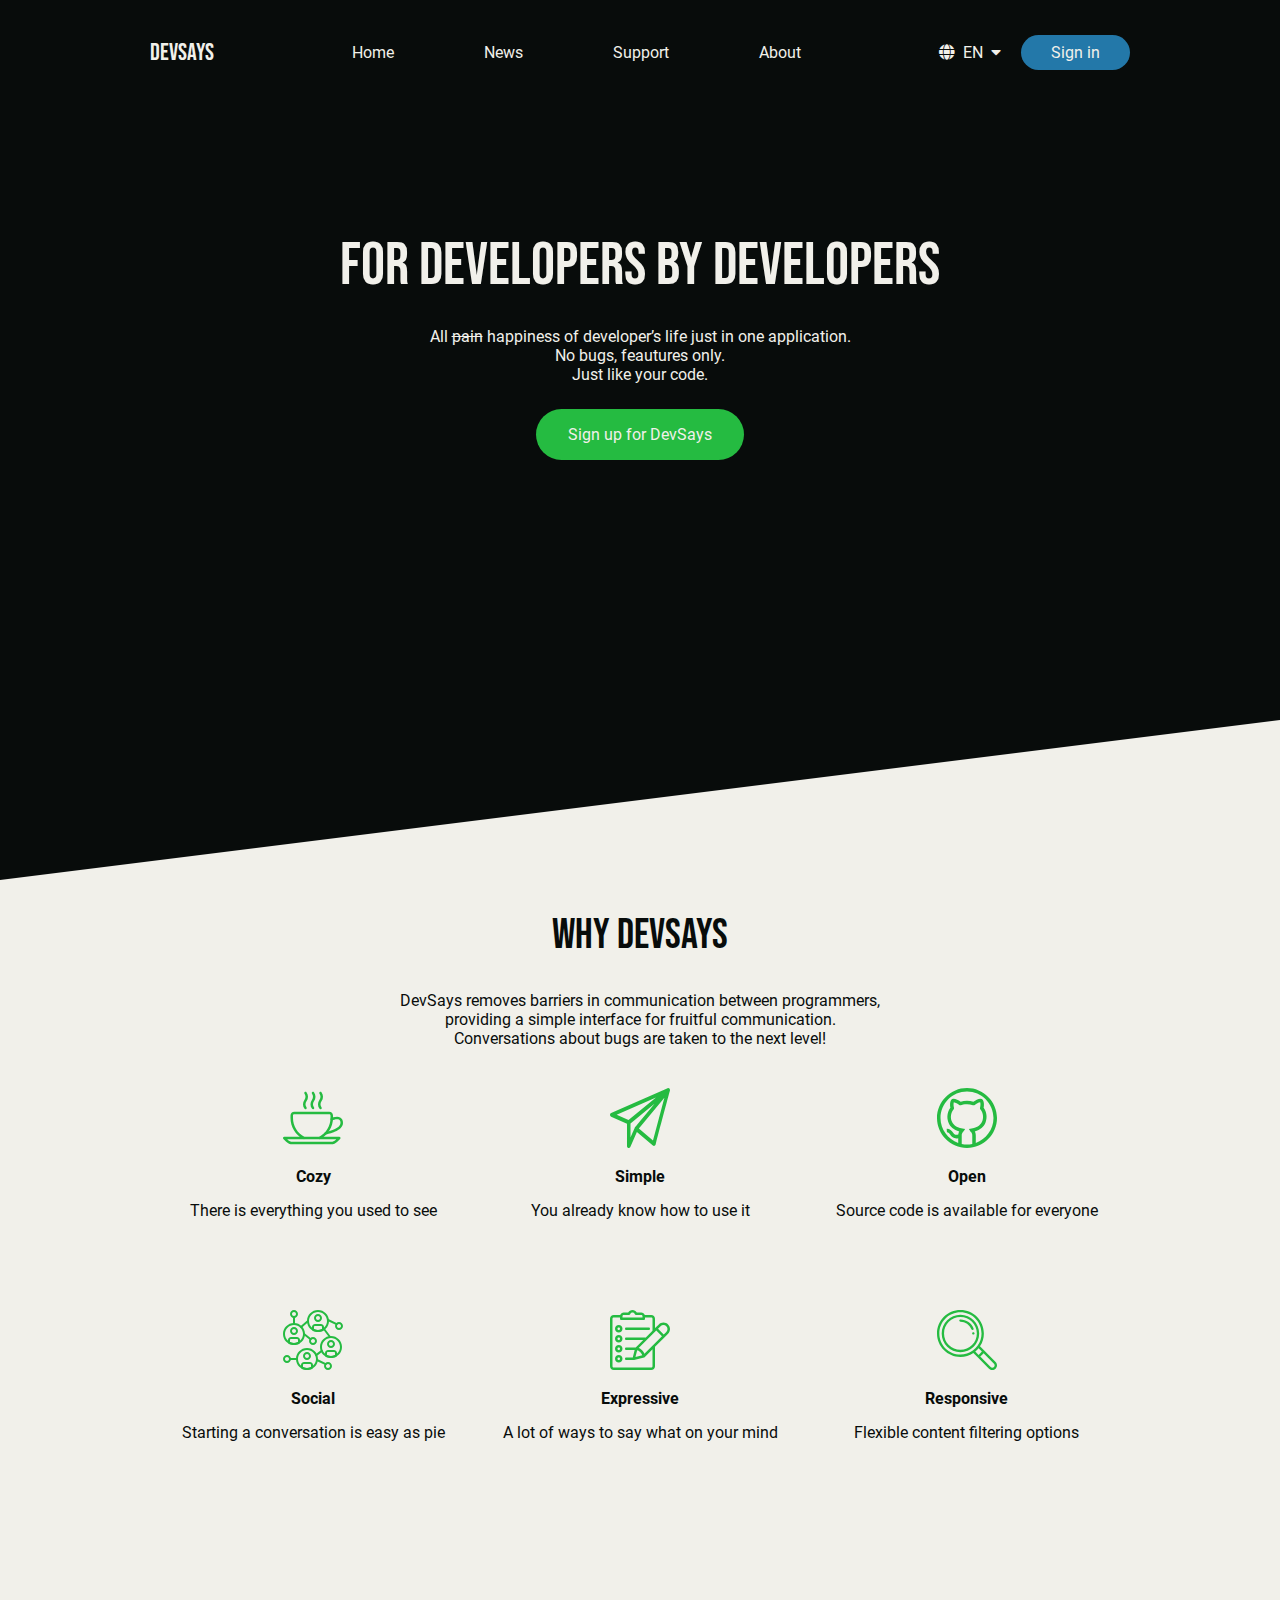
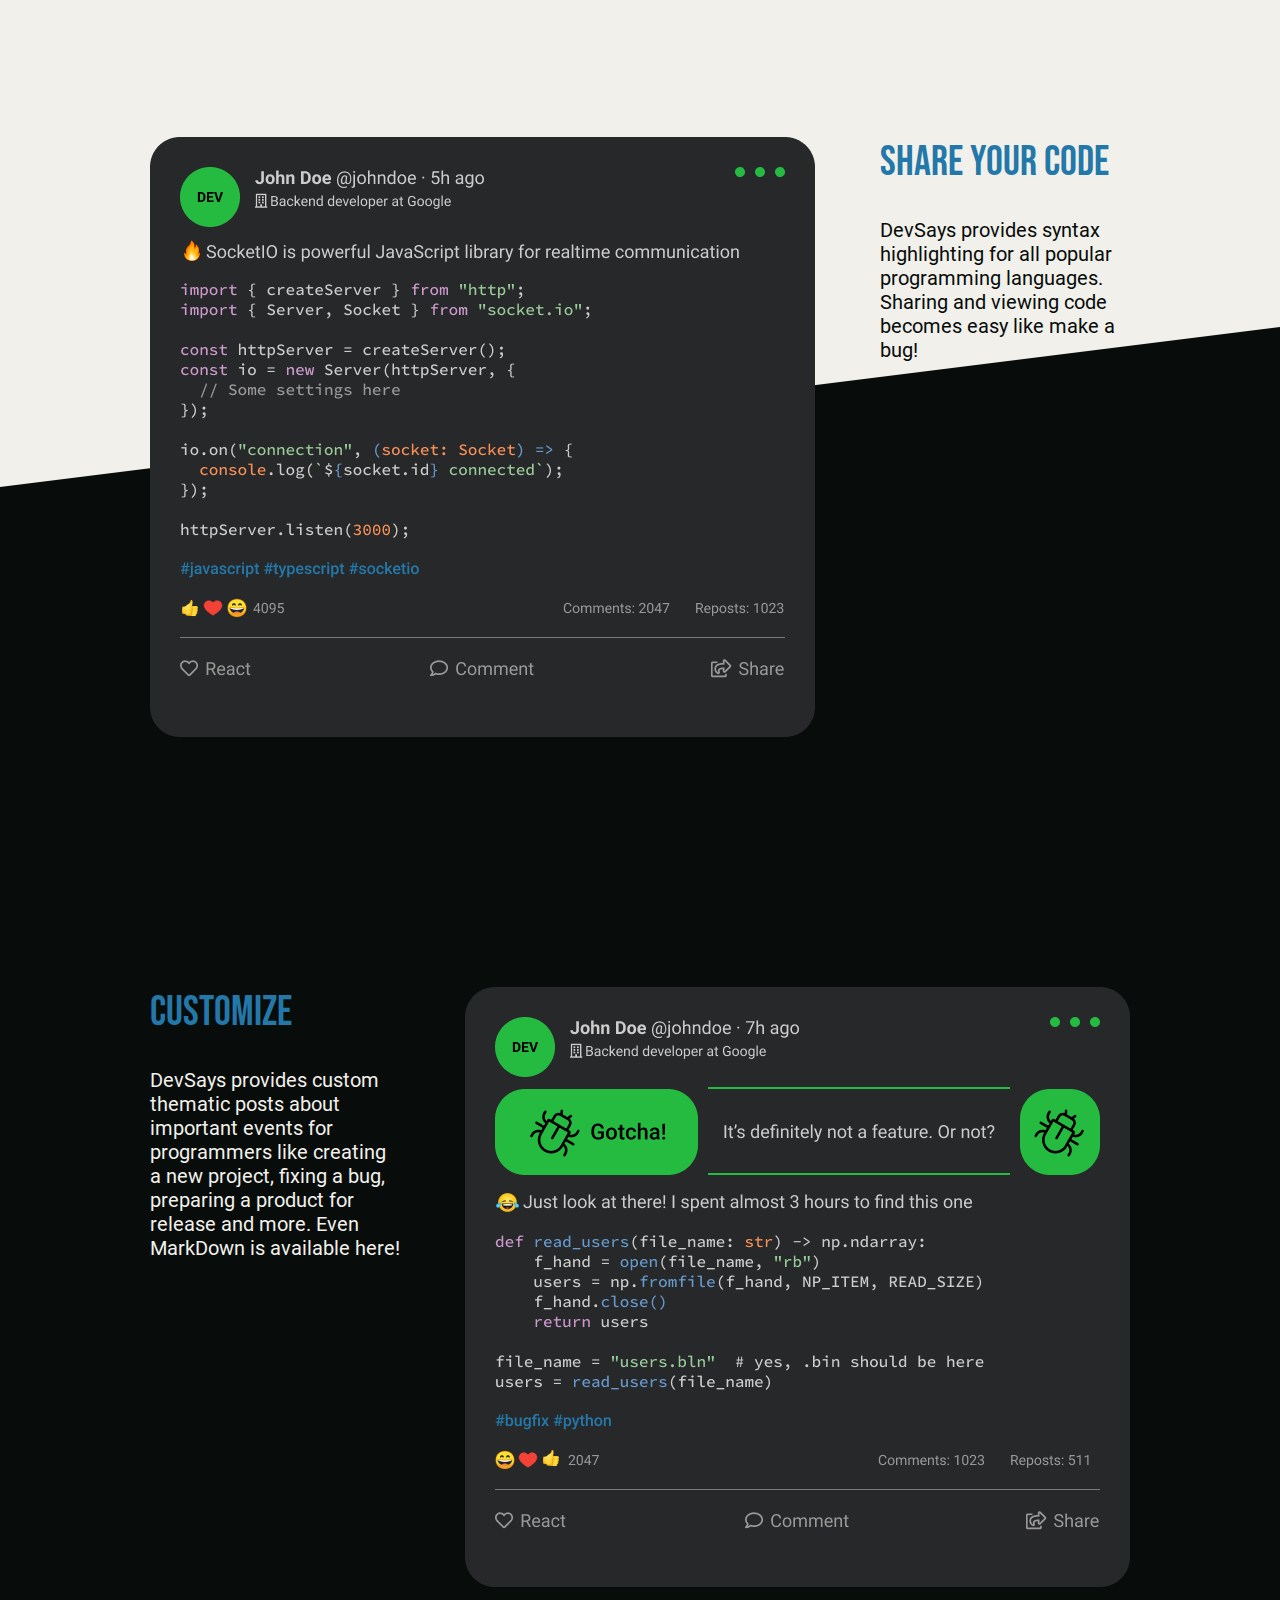
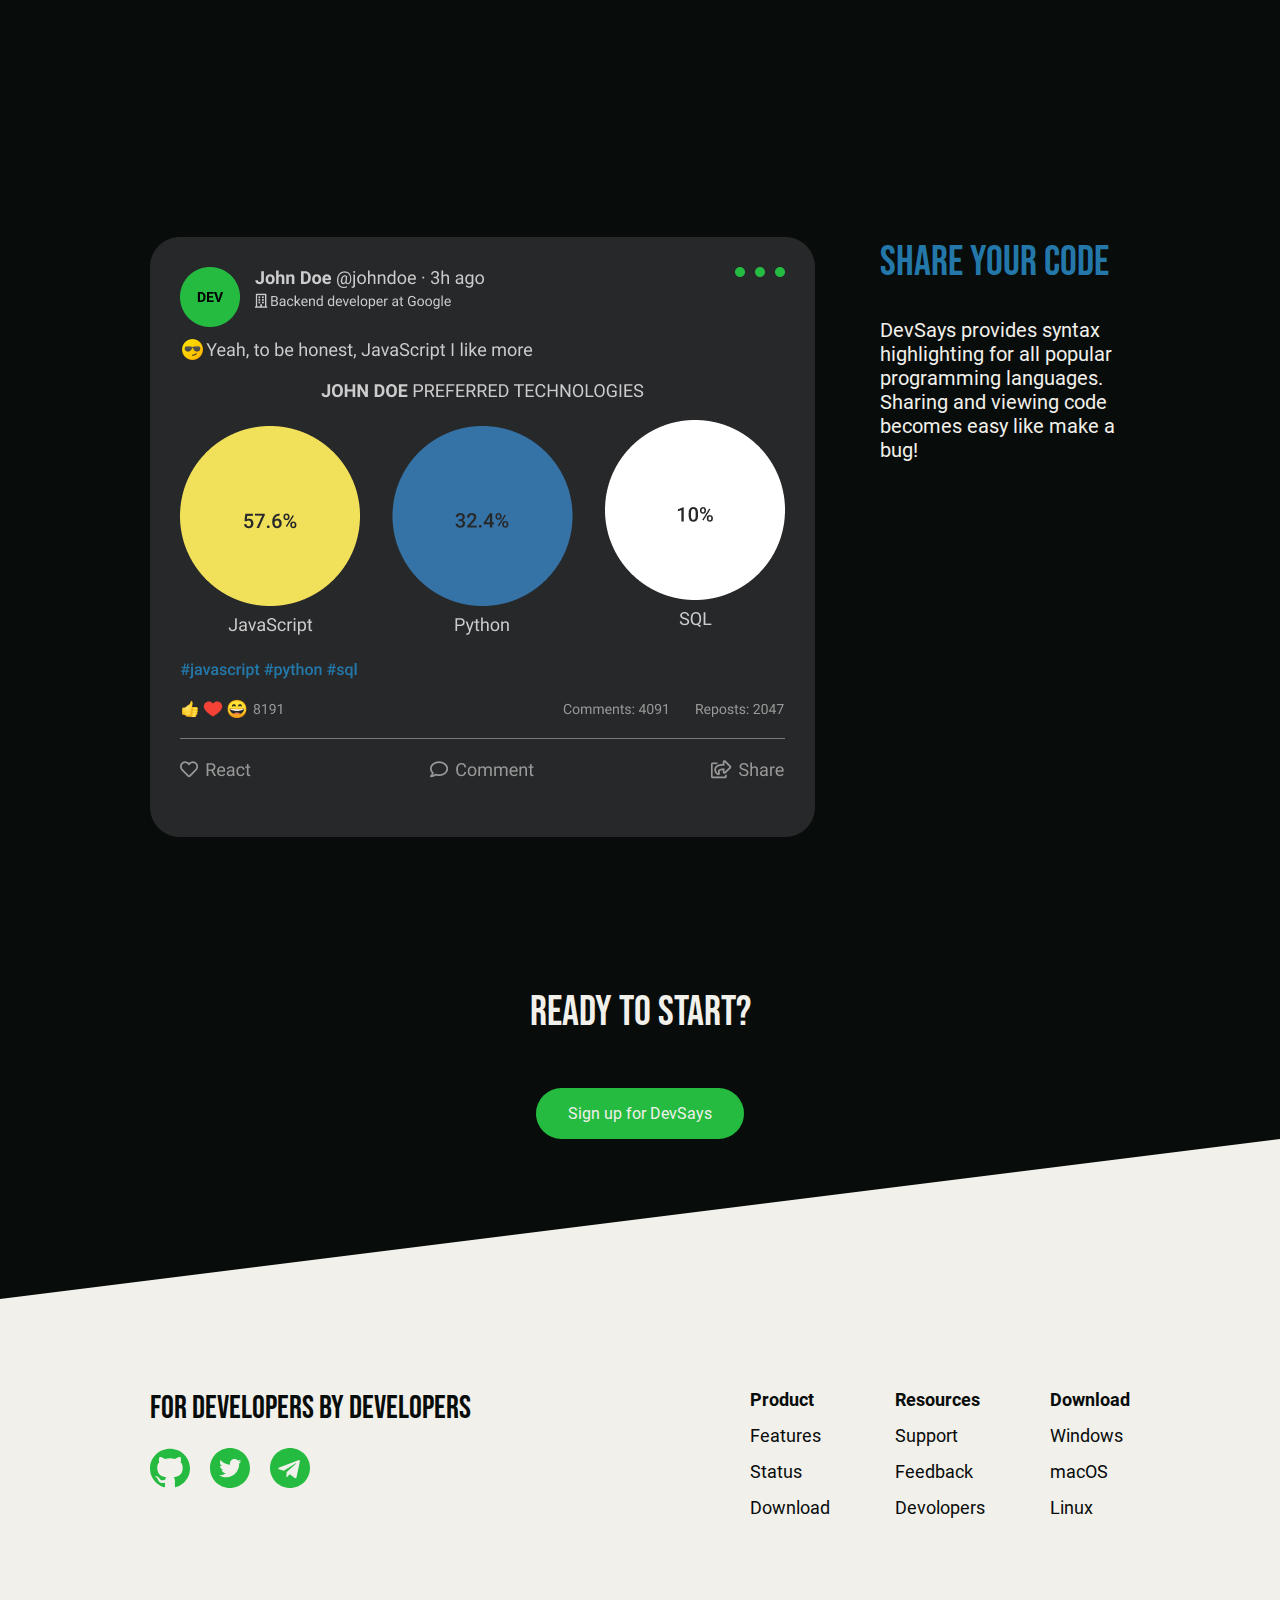
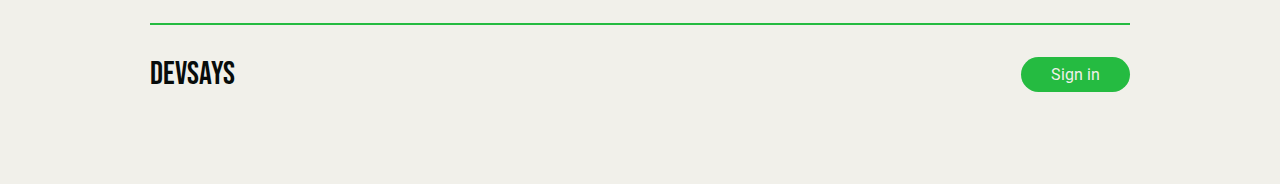
<file: index.html>
<!doctype html>
<html lang="en">
  <head>
    <meta charset="utf-8" />
    <meta name="viewport" content="width=device-width, initial-scale=1.0"/>
    <meta http-equiv="X-UA-Compatible" content="IE=edge"/>
    <link rel="stylesheet" href="css/main.css">
    <title>DevSays</title>
  </head>
  <body>
    <header class="header section-black">
      <h1 class="header__logo"><a href="index.html">DevSays</a></h1>
      <nav class="header__menu">
        <ul class="menu">
          <li class="menu__item"><a class="menu__link" href="index.html">Home</a></li>
          <li class="menu__item"><a class="menu__link" href="container.html">News</a></li>
          <li class="menu__item"><a class="menu__link" href="#">Support</a></li>
          <li class="menu__item"><a class="menu__link" href="#">About</a></li>
        </ul>
      </nav>
      <div class="header__extra">
        <div class="header__lang">
          <span class="fas"></span>&nbsp;
          <span class="lang">EN</span>&nbsp;
          <span class="fas"></span>
        </div>
        <button class="btn-sm btn-blue">Sign in</button>
        <img class="header__burger" src="img/svg/burger.svg" alt="Menu button" />
      </div>
    </header>
    <section class="intro section-black">
      <h2 class="intro__title">For developers by developers</h2>
      <p class="intro__text">
        All <span class="cross-out-font">pain</span> happiness of developer’s life 
        just in one application.<br/>No bugs, feautures only.<br/>
        Just like your code.
      </p>
      <button class="btn-lg btn-green">Sign up for DevSays</button>
    </section>
    <section class="why section-white">
      <div class="why__heading">
        <h3 class="why__title">Why DevSays</h3>
        <p class="why__text">
          DevSays removes barriers in communication between programmers,<br/>
          providing a simple interface for fruitful communication.<br/>
          Conversations about bugs are taken to the next level!
        </p>
      </div>
      <div class="reasons">
        <ul class="reasons__list">
          <li class="reasons__item">
            <img src="img/svg/cozy.svg" alt="Cozy" class="reasons__img">
            <p class="reasons__title">Cozy</p>
            <p class="reasons__text">There is everything you used to see</p>
          </li>
          <li class="reasons__item">
            <img src="img/svg/simple.svg" alt="Simple" class="reasons__img">
            <p class="reasons__title">Simple</p>
            <p class="reasons__text">You already know how to use it</p>
          </li>
          <li class="reasons__item">
            <img src="img/svg/open.svg" alt="Open" class="reasons__img">
            <p class="reasons__title">Open</p>
            <p class="reasons__text">Source code is available for everyone</p>
          </li>
          <li class="reasons__item">
            <img src="img/svg/social.svg" alt="Social" class="reasons__img">
            <p class="reasons__title">Social</p>
            <p class="reasons__text">Starting a conversation is easy as pie</p>
          </li>
          <li class="reasons__item">
            <img src="img/svg/expressive.svg" alt="Expressive" class="reasons__img">
            <p class="reasons__title">Expressive</p>
            <p class="reasons__text">A lot of ways to say what on your mind</p>
          </li>
          <li class="reasons__item">
            <img src="img/svg/responsive.svg" alt="Responsive" class="reasons__img">
            <p class="reasons__title">Responsive</p>
            <p class="reasons__text">Flexible content filtering options</p>
          </li>
        </ul>
      </div>
    </section>
    <section class="examples section-black oblique-top oblique-down">
      <div class="examples__item">
        <img src="img/code-example.png" alt="Code Example" class="examples__img">
        <div class="examples__content">
          <h3 class="examples__title heading-font">Share your code</h3>
          <p class="examples__text">
            DevSays provides syntax highlighting for all popular programming 
            languages. Sharing and viewing code becomes easy like make a bug!
          </p>
        </div>
      </div>
        <div class="examples__item">
          <img src="img/custom-post.png" alt="Custom Post" class="examples__img">
          <div class="examples__content">
            <h3 class="examples__title heading-font">Customize</h3>
            <p class="examples__text">
              DevSays provides custom thematic posts about important events for programmers 
              like creating a new project, fixing a bug, preparing a product for release and more.
              Even MarkDown is available here!
            </p>
          </div>
        </div>
        <div class="examples__item">
          <img src="img/statistic.png" alt="Statistic" class="examples__img">
          <div class="examples__content">
            <h3 class="examples__title heading-font">Share your code</h3>
            <p class="examples__text">
              DevSays provides syntax highlighting for all popular programming 
              languages. Sharing and viewing code becomes easy like make a bug!
            </p>
          </div>
      </div>
      <div class="promotion">
        <p class="promotion__title heading-font">Ready to start?</p>
        <button class="btn-lg btn-green">Sign up for DevSays</button>
      </div>
    </section>
    <footer class="footer section-white">
      <div class="footer__top">
        <div class="footer__left">
           <h3 class="footer__title pre-heading-font">For developers by developers</h3>
          <div class="socials">
            <img src="img/svg/github.svg" alt="GitHub" class="socials__item">
            <img src="img/svg/twitter.svg" alt="Twitter" class="socials__item">
            <img src="img/svg/telegram.svg" alt="Telegram" class="socials__item">
          </div>
        </div>
        <nav class="links">
          <ul class="links__list">
            <li class="links__item"><a href="#" class="links__title">Product</a></li>
            <li class="links__item"><a href="#" class="links__text">Features</a></li>
            <li class="links__item"><a href="#" class="links__text">Status</a></li>
            <li class="links__item"><a href="#" class="links__text">Download</a></li>
          </ul>
          <ul class="links__list">
            <li class="links__item"><a href="#" class="links__title">Resources</a></li>
            <li class="links__item"><a href="#" class="links__text">Support</a></li>
            <li class="links__item"><a href="#" class="links__text">Feedback</a></li>
            <li class="links__item"><a href="#" class="links__text">Devolopers</a></li>
          </ul>
          <ul class="links__list">
            <li class="links__item"><a href="#" class="links__title">Download</a></li>
            <li class="links__item"><a href="#" class="links__text">Windows</a></li>
            <li class="links__item"><a href="#" class="links__text">macOS</a></li>
            <li class="links__item"><a href="#" class="links__text">Linux</a></li>
          </ul>
        </nav>
      </div>
      <div class="footer__divider"></div>
      <div class="footer__bottom">
        <h2 class="footer__logo pre-heading-font">DevSays</h2>
        <button class="btn-sm btn-green">Sign in</button>
      </div>
    </footer>
  </body>
</html>
</file>
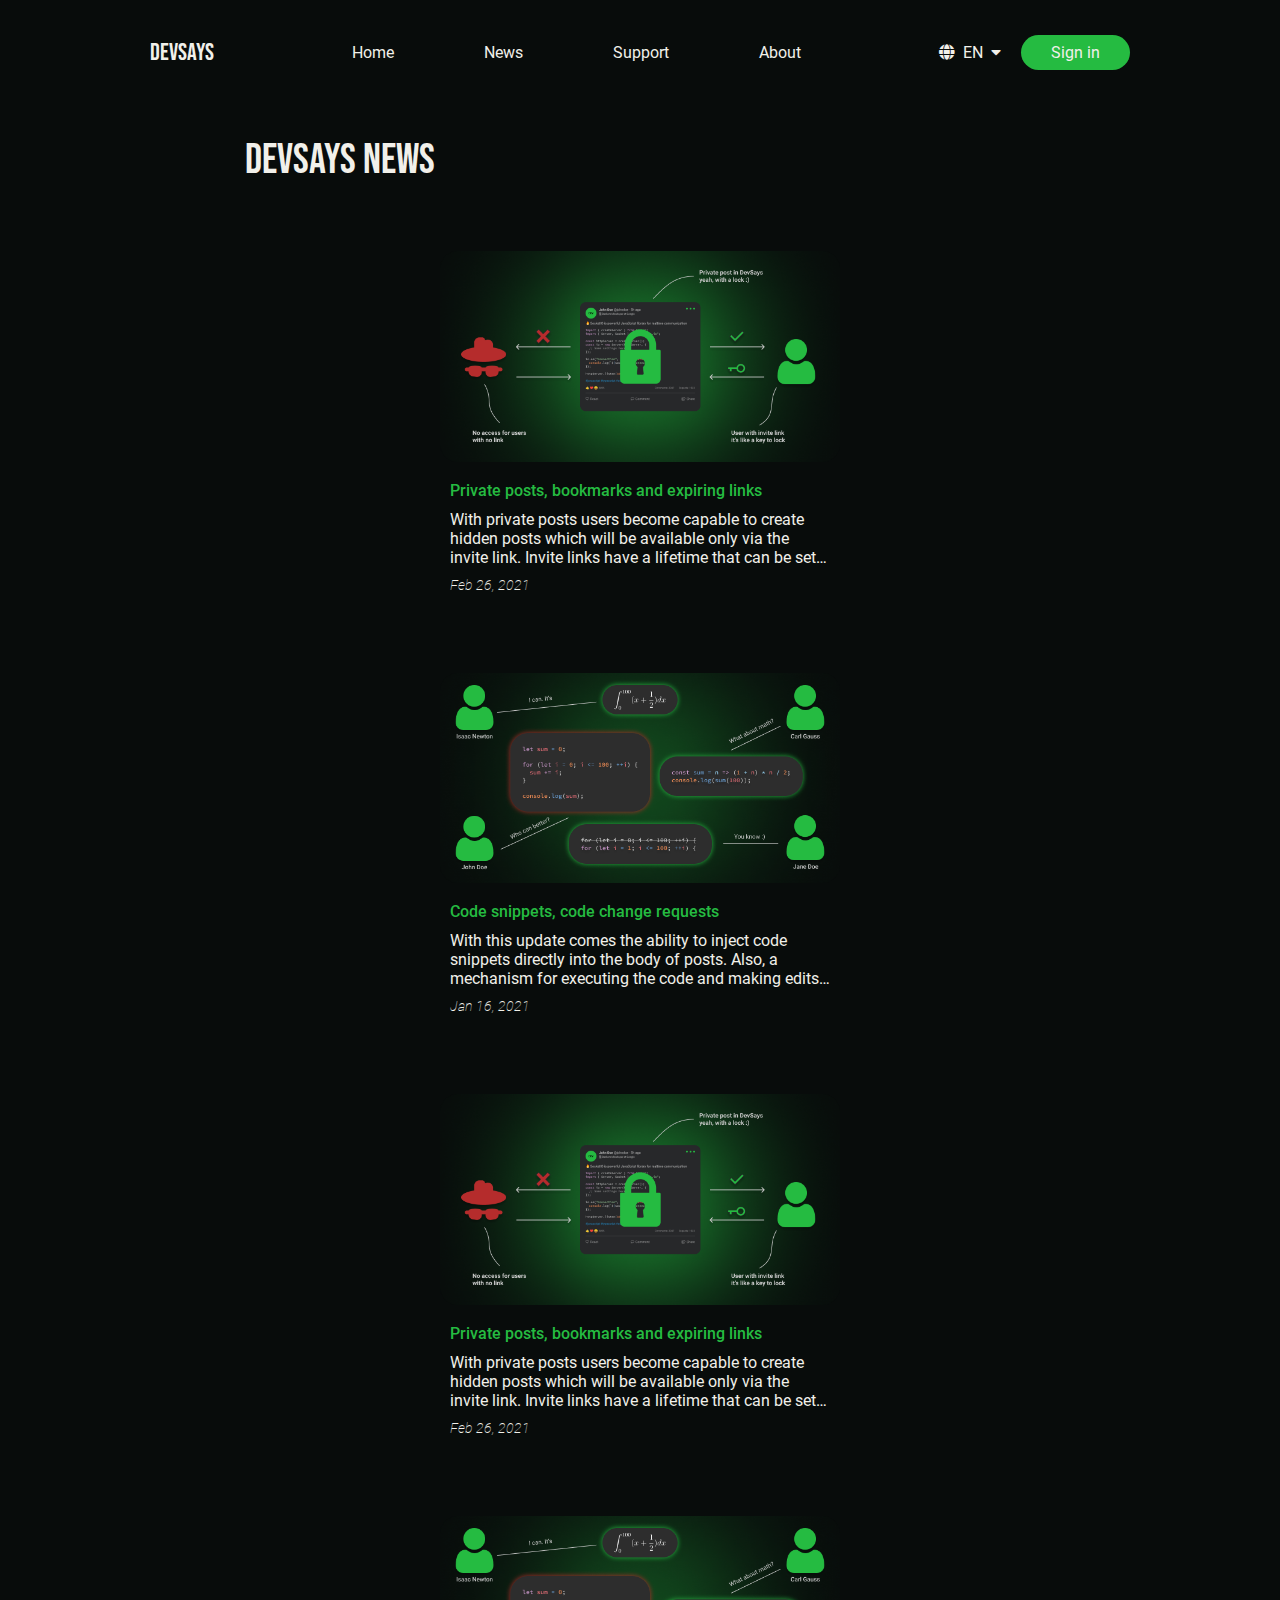
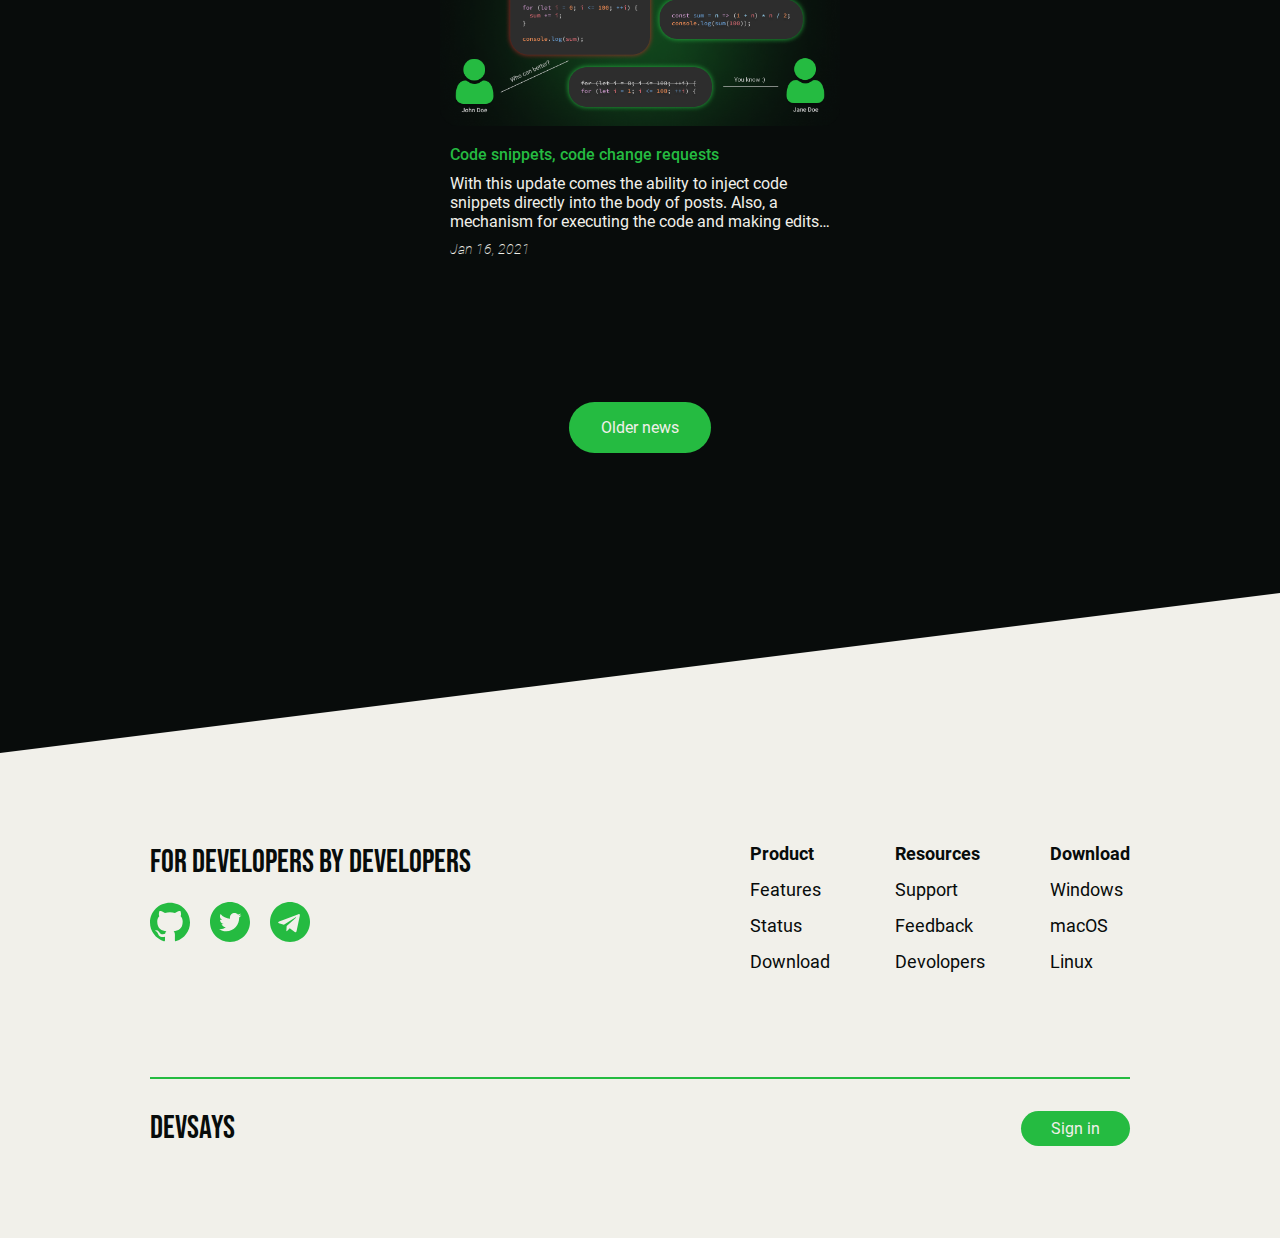
<file: container.html>
<!doctype html>
<html>
  <head>
    <meta charset="utf-8"/>
    <meta name="viewport" content="width=device-width, initial-scale=1.0"/>
    <meta http-equiv="X-UA-Compatible" content="IE=edge"/>
    <link rel="stylesheet" href="css/main.css">
    <title>DevSays - News</title>
  </head>
  <body>
    <header class="header section-black">
      <h1 class="header__logo"><a href="index.html">DevSays</a></h1>
      <nav class="header__menu">
        <ul class="menu">
          <li class="menu__item"><a class="menu__link" href="index.html">Home</a></li>
          <li class="menu__item"><a class="menu__link" href="container.html">News</a></li>
          <li class="menu__item"><a class="menu__link" href="#">Support</a></li>
          <li class="menu__item"><a class="menu__link" href="#">About</a></li>
        </ul>
      </nav>
      <div class="header__extra">
        <div class="header__lang">
          <span class="fas"></span>&nbsp;
          <span class="lang">EN</span>&nbsp;
          <span class="fas"></span>
        </div>
        <button class="btn-sm btn-green">Sign in</button>
        <img class="header__burger" src="img/svg/burger.svg" alt="Menu button" />
      </div>
    </header>
    <section class="news section-black">
      <section class="news__content">
        <h2 class="news__heading heading-font">DevSays news</h2>
        <div class="news__container">
          <div class="news__item">
            <img src="img/news-item-lock.png" alt="Private posts" class="news__img">
            <div class="news__body">
              <h3 class="news__title"><a href="info.html">Private posts, bookmarks and expiring links</a></h3>
              <p class="news__text">
                With private posts users become capable to create hidden 
                posts which will be available only via the invite link. 
                Invite links have a lifetime that can be set by post owner
              </p>
              <p class="news__date">Feb 26, 2021</p>
            </div>
          </div>
          <div class="news__item">
            <img src="img/news-item-share.png" alt="Code snippets" class="news__img">
            <div class="news__body">
              <h3 class="news__title"><a href="#">Code snippets, code change requests</a></h3>
              <p class="news__text">
                With this update comes the ability to inject code snippets directly into the body of posts. 
                Also, a mechanism for executing the code and making edits has been
              </p>
              <p class="news__date">Jan 16, 2021</p>
            </div>
          </div>
          <div class="news__item">
            <img src="img/news-item-lock.png" alt="Posts" class="news__img">
            <div class="news__body">
              <h3 class="news__title"><a href="info.html">Private posts, bookmarks and expiring links</a></h3>
              <p class="news__text">
                With private posts users become capable to create hidden 
                posts which will be available only via the invite link. 
                Invite links have a lifetime that can be set by post owner
              </p>
              <p class="news__date">Feb 26, 2021</p>
            </div>
          </div>
          <div class="news__item">
            <img src="img/news-item-share.png" alt="Code snippets" class="news__img">
            <div class="news__body">
              <h3 class="news__title"><a href="#">Code snippets, code change requests</a></h3>
              <p class="news__text">
                With this update comes the ability to inject code snippets directly into the body of posts. 
                Also, a mechanism for executing the code and making edits has been
              </p>
              <p class="news__date">Jan 16, 2021</p>
            </div>
          </div>
        </div>
      </section>
      <div class="button-wrapper">
        <button class="btn-lg btn-green">Older news</button>
      </div>
    </section>
    <footer class="footer section-white">
      <div class="footer__top">
        <div class="footer__left">
           <h3 class="footer__title pre-heading-font">For developers by developers</h3>
          <div class="socials">
            <img src="img/svg/github.svg" alt="GitHub" class="socials__item">
            <img src="img/svg/twitter.svg" alt="Twitter" class="socials__item">
            <img src="img/svg/telegram.svg" alt="Telegram" class="socials__item">
          </div>
        </div>
        <div class="links">
          <ul class="links__list">
            <li class="links__item"><a href="#" class="links__title">Product</a></li>
            <li class="links__item"><a href="#" class="links__text">Features</a></li>
            <li class="links__item"><a href="#" class="links__text">Status</a></li>
            <li class="links__item"><a href="#" class="links__text">Download</a></li>
          </ul>
          <ul class="links__list">
            <li class="links__item"><a href="#" class="links__title">Resources</a></li>
            <li class="links__item"><a href="#" class="links__text">Support</a></li>
            <li class="links__item"><a href="#" class="links__text">Feedback</a></li>
            <li class="links__item"><a href="#" class="links__text">Devolopers</a></li>
          </ul>
          <ul class="links__list">
            <li class="links__item"><a href="#" class="links__title">Download</a></li>
            <li class="links__item"><a href="#" class="links__text">Windows</a></li>
            <li class="links__item"><a href="#" class="links__text">macOS</a></li>
            <li class="links__item"><a href="#" class="links__text">Linux</a></li>
          </ul>
        </div>
      </div>
      <div class="footer__divider"></div>
      <div class="footer__bottom">
        <h2 class="footer__logo pre-heading-font">DevSays</h2>
        <button class="btn-sm btn-green">Sign in</button>
      </div>
    </footer>
  </body>
</html>
</file>
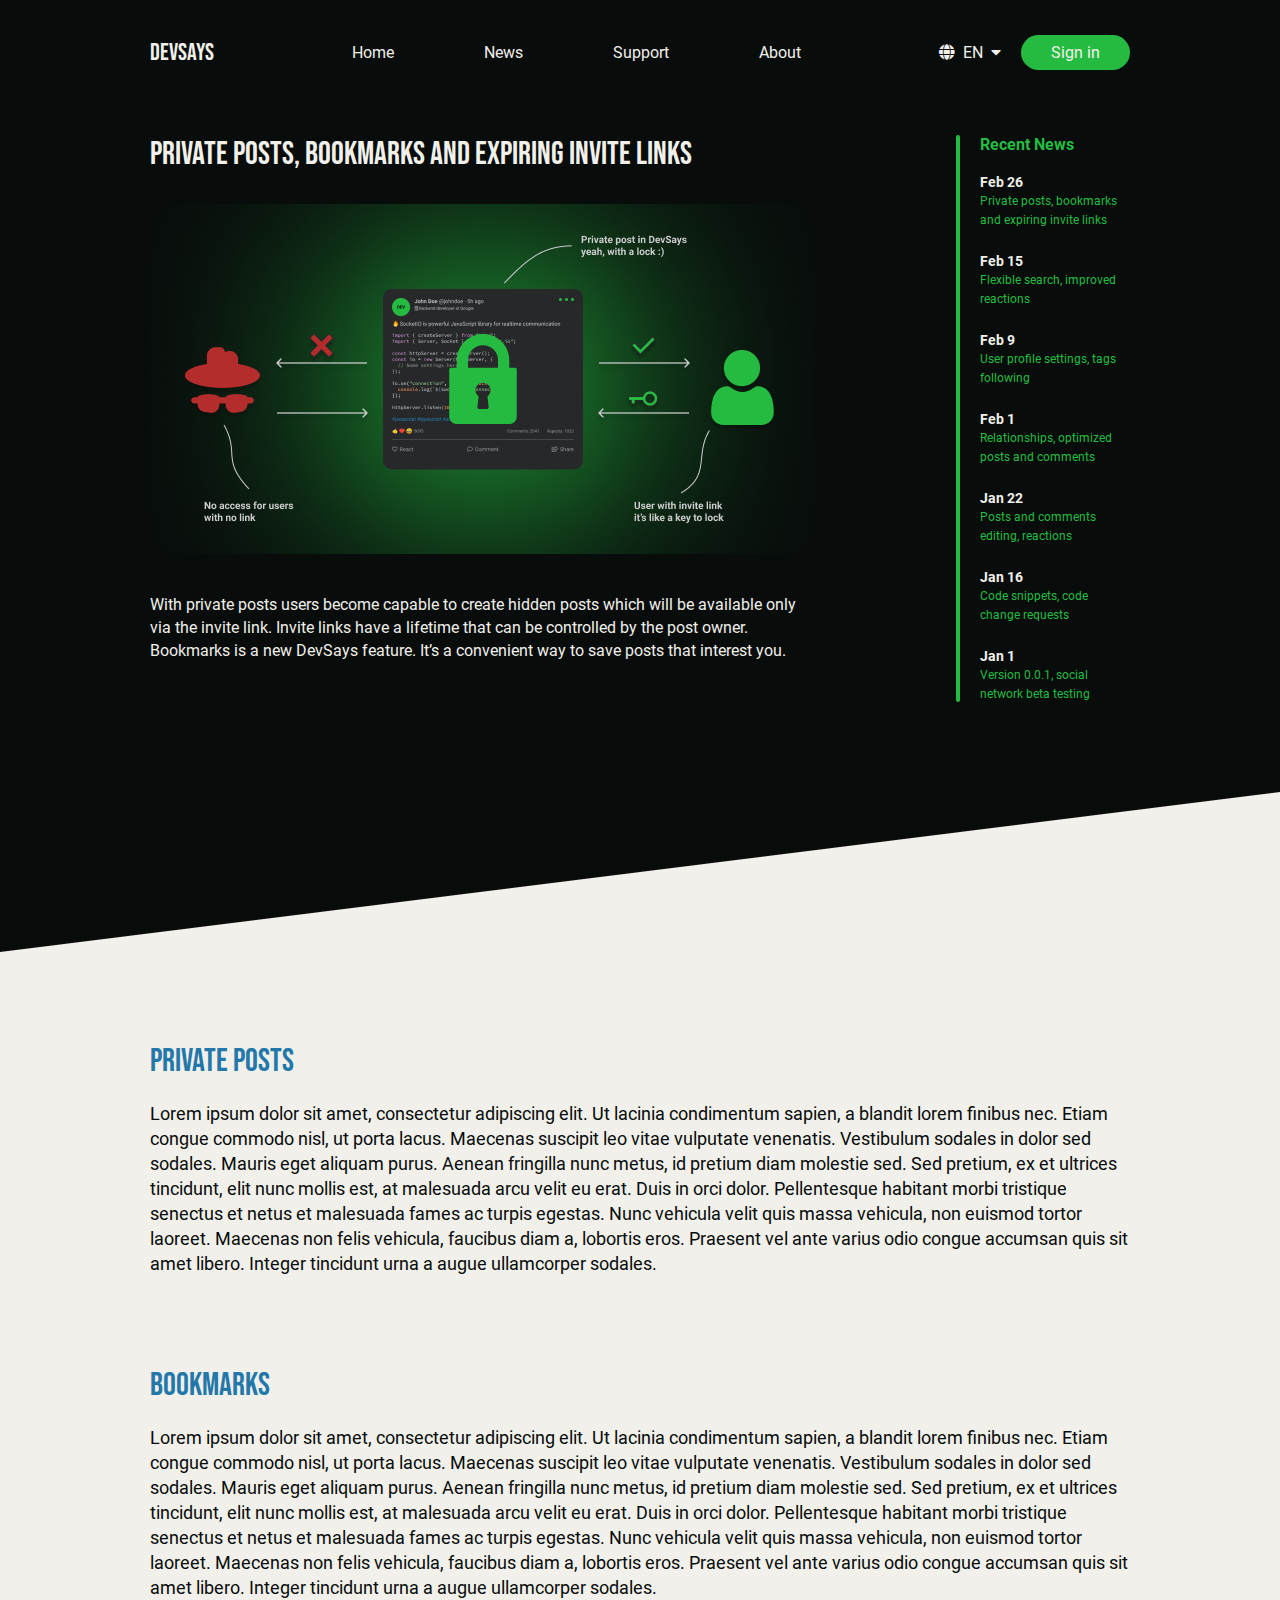
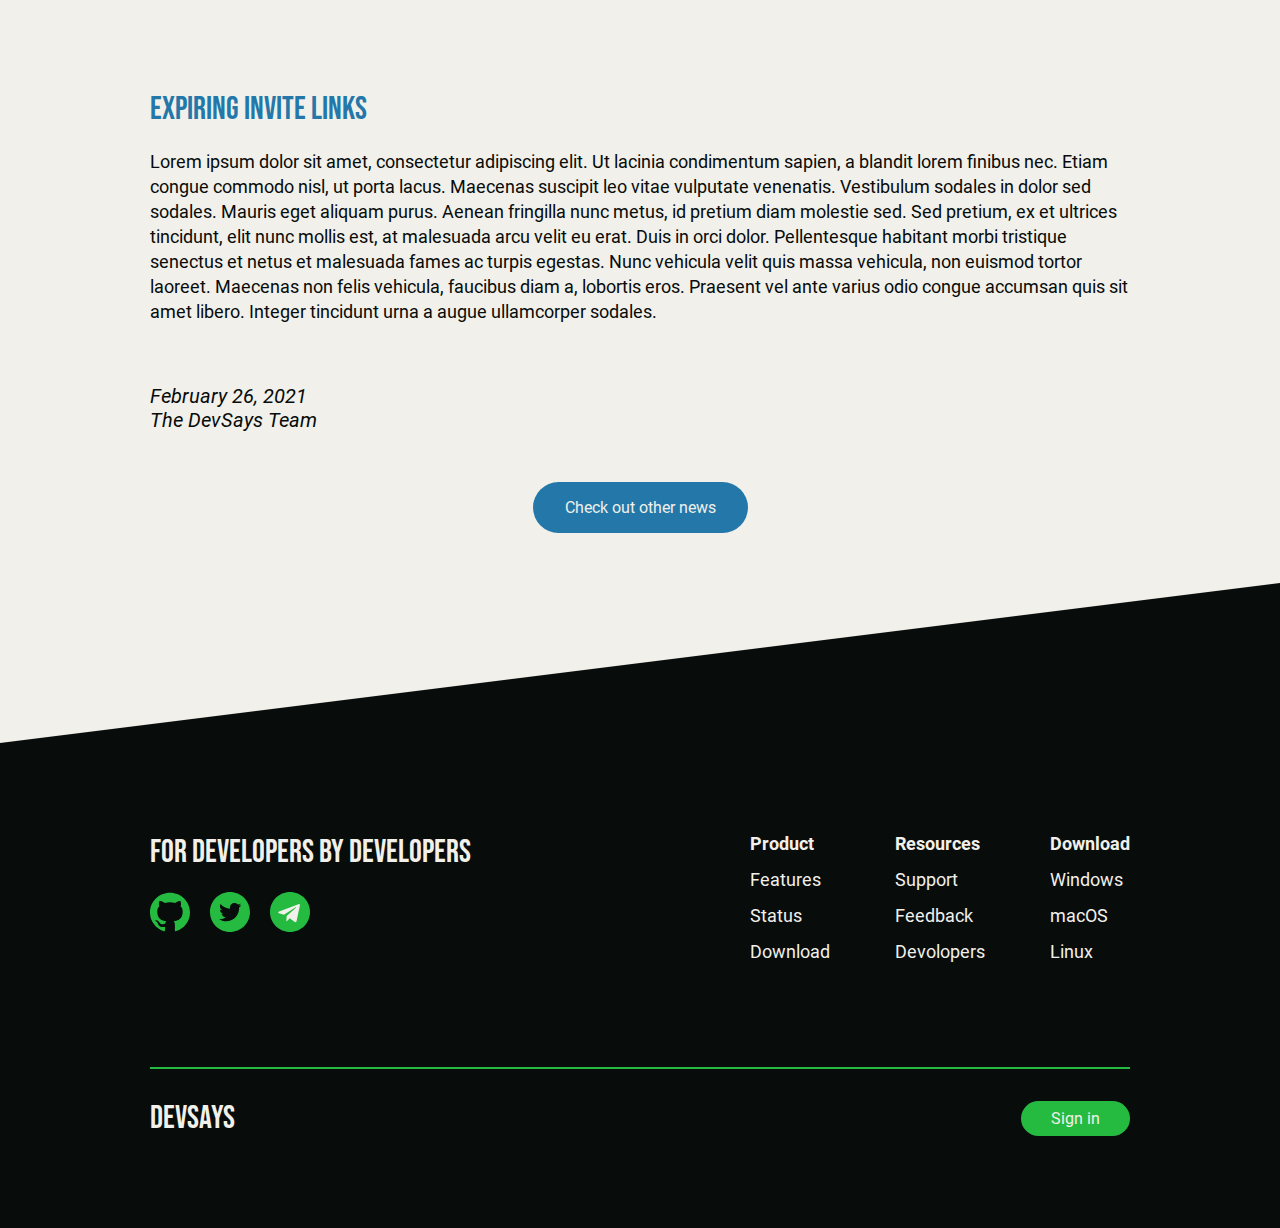
<file: info.html>
<!doctype html>
<html>
  <head>
    <meta charset="utf-8" />
    <meta name="viewport" content="width=device-width, initial-scale=1.0"/>
    <meta http-equiv="X-UA-Compatible" content="IE=edge"/>
    <link rel="stylesheet" href="css/main.css">
    <title>DevSays - News Detail</title>
  </head>
  <body>
    <header class="header section-black">
      <h1 class="header__logo"><a href="index.html">DevSays</a></h1>
      <nav class="header__menu">
        <ul class="menu">
          <li class="menu__item"><a class="menu__link" href="index.html">Home</a></li>
          <li class="menu__item"><a class="menu__link" href="container.html">News</a></li>
          <li class="menu__item"><a class="menu__link" href="#">Support</a></li>
          <li class="menu__item"><a class="menu__link" href="#">About</a></li>
        </ul>
      </nav>
      <div class="header__extra">
        <div class="header__lang">
          <span class="fas"></span>&nbsp;
          <span class="lang">EN</span>&nbsp;
          <span class="fas"></span>
        </div>
        <button class="btn-sm btn-green">Sign in</button>
        <img class="header__burger" src="img/svg/burger.svg" alt="Menu button" />
      </div>
    </header>
    <section class="news-detail section-black oblique-bottom">
      <div class="news-detail__content">
        <h2 class="news-detail__heading pre-heading-font">
          Private Posts,  Bookmarks and Expiring Invite Links
        </h2>
        <img src="img/news-item-lock.png" alt="Private Posts" class="news-detail__img">
        <p class="news-detail__text">
          With private posts users become capable to create hidden posts which will be 
          available only via the invite link. Invite links have a lifetime that can be 
          controlled by the post owner. Bookmarks is a new DevSays feature. It’s a convenient 
          way to save posts that interest you. 
        </p>
      </div>
      <div class="recent-news">
        <div class="recent-news__divider"></div>
        <nav class="recent-news__content">
          <h3 class="recent-news__heading">Recent News</h3>
          <ul class="recent-news__list">
           <li class="recent-news__item">
             <p class="recent-news__date">Feb 26</p>
             <a href="info.html" class="recent-news__link">
               Private posts, bookmarks and expiring invite links
             </a>
           </li>
           <li class="recent-news__item">
             <p class="recent-news__date">Feb 15</p>
             <a href="#" class="recent-news__link">
               Flexible search, improved reactions
             </a>
           </li>
           <li class="recent-news__item">
             <p class="recent-news__date">Feb 9</p>
             <a href="#" class="recent-news__link">
               User profile settings, tags following
             </a>
           </li>
           <li class="recent-news__item">
             <p class="recent-news__date">Feb 1</p>
             <a href="#" class="recent-news__link">
              Relationships, optimized posts and comments
             </a>
           </li>
           <li class="recent-news__item">
             <p class="recent-news__date">Jan 22</p>
             <a href="#" class="recent-news__link">
               Posts and comments editing, reactions
             </a>
           </li>
           <li class="recent-news__item">
             <p class="recent-news__date">Jan 16</p>
             <a href="#" class="recent-news__link">
               Code snippets, code change requests
             </a>
           </li>
           <li class="recent-news__item">
             <p class="recent-news__date">Jan 1</p>
             <a href="#" class="recent-news__link">
               Version 0.0.1, social network beta testing
             </a>
           </li>
          </ul>
        </nav>
      </div>
    </section>
    <section class="news-info section-white">
      <div class="news-info__item">
        <h3 class="news-info__heading pre-heading-font">Private posts</h3>
        <p class="news-info__content">
          Lorem ipsum dolor sit amet, consectetur adipiscing elit. Ut lacinia condimentum sapien, a blandit lorem finibus nec. Etiam congue 
          commodo nisl, ut porta lacus. Maecenas suscipit leo vitae vulputate venenatis. Vestibulum sodales in dolor sed sodales. Mauris eget 
          aliquam purus. Aenean fringilla nunc metus, id pretium diam molestie sed. Sed pretium, ex et ultrices tincidunt, elit nunc mollis est, at 
          malesuada arcu velit eu erat. Duis in orci dolor. Pellentesque habitant morbi tristique senectus et netus et malesuada fames ac turpis 
          egestas. Nunc vehicula velit quis massa vehicula, non euismod tortor laoreet. Maecenas non felis vehicula, faucibus diam a, lobortis eros. 
          Praesent vel ante varius odio congue accumsan quis sit amet libero. Integer tincidunt urna a augue ullamcorper sodales.
        </p>
      </div>
      <div class="news-info__item">
        <h3 class="news-info__heading pre-heading-font">Bookmarks</h3>
        <p class="news-info__content">
          Lorem ipsum dolor sit amet, consectetur adipiscing elit. Ut lacinia condimentum sapien, a blandit lorem finibus nec. Etiam congue 
          commodo nisl, ut porta lacus. Maecenas suscipit leo vitae vulputate venenatis. Vestibulum sodales in dolor sed sodales. Mauris eget 
          aliquam purus. Aenean fringilla nunc metus, id pretium diam molestie sed. Sed pretium, ex et ultrices tincidunt, elit nunc mollis est, at 
          malesuada arcu velit eu erat. Duis in orci dolor. Pellentesque habitant morbi tristique senectus et netus et malesuada fames ac turpis 
          egestas. Nunc vehicula velit quis massa vehicula, non euismod tortor laoreet. Maecenas non felis vehicula, faucibus diam a, lobortis eros. 
          Praesent vel ante varius odio congue accumsan quis sit amet libero. Integer tincidunt urna a augue ullamcorper sodales.
        </p>
      </div>
      <div class="news-info__item">
        <h3 class="news-info__heading pre-heading-font">Expiring invite links</h3>
        <p class="news-info__content">
          Lorem ipsum dolor sit amet, consectetur adipiscing elit. Ut lacinia condimentum sapien, a blandit lorem finibus nec. Etiam congue 
          commodo nisl, ut porta lacus. Maecenas suscipit leo vitae vulputate venenatis. Vestibulum sodales in dolor sed sodales. Mauris eget 
          aliquam purus. Aenean fringilla nunc metus, id pretium diam molestie sed. Sed pretium, ex et ultrices tincidunt, elit nunc mollis est, at 
          malesuada arcu velit eu erat. Duis in orci dolor. Pellentesque habitant morbi tristique senectus et netus et malesuada fames ac turpis 
          egestas. Nunc vehicula velit quis massa vehicula, non euismod tortor laoreet. Maecenas non felis vehicula, faucibus diam a, lobortis eros. 
          Praesent vel ante varius odio congue accumsan quis sit amet libero. Integer tincidunt urna a augue ullamcorper sodales.
        </p>
      </div>
    </section>
    <section class="news-extra section-white">
      <span class="news-extra__date">
        February 26, 2021<br>
        The DevSays Team
      </span>
      <div class="news-extra__button">
        <button class="btn-lg btn-blue" onclick="location.href='container.html'">
          Check out other news
        </button>
      </div>
    </section>
    <footer class="footer section-black oblique-top">
      <div class="footer__top">
        <div class="footer__left">
           <h3 class="footer__title pre-heading-font">For developers by developers</h3>
          <div class="socials">
            <img src="img/svg/github.svg" alt="GitHub" class="socials__item">
            <img src="img/svg/twitter.svg" alt="Twitter" class="socials__item">
            <img src="img/svg/telegram.svg" alt="Telegram" class="socials__item">
          </div>
        </div>
        <nav class="links">
          <ul class="links__list">
            <li class="links__item"><a href="#" class="links__title">Product</a></li>
            <li class="links__item"><a href="#" class="links__text">Features</a></li>
            <li class="links__item"><a href="#" class="links__text">Status</a></li>
            <li class="links__item"><a href="#" class="links__text">Download</a></li>
          </ul>
          <ul class="links__list">
            <li class="links__item"><a href="#" class="links__title">Resources</a></li>
            <li class="links__item"><a href="#" class="links__text">Support</a></li>
            <li class="links__item"><a href="#" class="links__text">Feedback</a></li>
            <li class="links__item"><a href="#" class="links__text">Devolopers</a></li>
          </ul>
          <ul class="links__list">
            <li class="links__item"><a href="#" class="links__title">Download</a></li>
            <li class="links__item"><a href="#" class="links__text">Windows</a></li>
            <li class="links__item"><a href="#" class="links__text">macOS</a></li>
            <li class="links__item"><a href="#" class="links__text">Linux</a></li>
          </ul>
        </div>
      </nav>
      <div class="footer__divider"></div>
      <div class="footer__bottom">
        <h2 class="footer__logo pre-heading-font">DevSays</h2>
        <button class="btn-sm btn-green">Sign in</button>
      </div>
    </footer>
  </body>
</html>
</file>
<file: css/main.css>
* {
  margin: 0;
  padding: 0;
  border: 0;
  font-size: 100%;
  font: inherit;
  -webkit-box-sizing: border-box;
          box-sizing: border-box;
}

a {
  text-decoration: none;
  color: inherit;
}

ul {
  list-style: none;
}

@font-face {
  font-family: 'Font Awesome 5 Free';
  font-style: normal;
  font-weight: 900;
  font-display: block;
  src: url("fonts/fa-solid-900.woff2") format("woff2");
}

@font-face {
  font-family: 'Bebas Neue';
  font-style: normal;
  font-weight: 400;
  src: url("fonts/bebas-neue-v2-latin-ext_latin-regular.woff2") format("woff2");
}

@font-face {
  font-family: 'Roboto';
  font-style: italic;
  font-weight: 100;
  src: url("fonts/roboto-v20-latin-ext_latin-100italic.woff2") format("woff2");
}

@font-face {
  font-family: 'Roboto';
  font-style: normal;
  font-weight: 400;
  src: url("fonts/roboto-v20-latin-ext_latin-regular.woff2") format("woff2");
}

@font-face {
  font-family: 'Roboto';
  font-style: italic;
  font-weight: 400;
  src: url("fonts/roboto-v20-latin-ext_latin-italic.woff2") format("woff2");
}

@font-face {
  font-family: 'Roboto';
  font-style: normal;
  font-weight: 700;
  src: url("fonts/roboto-v20-latin-ext_latin-700.woff2") format("woff2");
}

@font-face {
  font-family: 'Roboto';
  font-style: normal;
  font-weight: 500;
  src: url("fonts/roboto-v20-latin-ext_latin-500.woff2") format("woff2");
}

.fa, .fas {
  font-family: 'Font Awesome 5 Free';
  font-weight: 900;
}

.heading-font {
  font-family: 'Bebas Neue';
  font-size: 42px;
}

.pre-heading-font {
  font-family: 'Bebas Neue';
  font-size: 32px;
}

.cross-out-font {
  text-decoration: line-through;
}

.btn-blue, .btn-green,
.btn-sm, .btn-lg {
  font-family: 'Roboto';
  font-size: 16px;
  color: #F1F0EA;
  cursor: pointer;
}

.btn-sm {
  padding: 8px 30px;
  border-radius: 30px;
  max-height: 35px;
}

.btn-lg {
  padding: 16px 32px;
  border-radius: 28px;
  max-height: 55px;
}

.btn-blue {
  background-color: #2378A9;
}

.btn-green {
  background-color: #25BB41;
}

html {
  background-color: #F1F0EA;
}

.section-black, .section-white {
  padding: 0 150px;
  font-family: 'Roboto';
  font-size: 16px;
}

@media screen and (max-width: 992px) {
  .section-black, .section-white {
    padding: 0 35px;
  }
}

.section-black {
  background-color: #080C0B;
  color: #F1F0EA;
}

.section-white {
  background-color: #F1F0EA;
  color: #080C0B;
}

.oblique-top {
  position: relative;
  margin-top: 160px;
}

.oblique-top::before {
  content: '';
  position: absolute;
  left: 0;
  top: -160px;
  display: block;
  height: 160px;
  width: 100%;
  background-color: inherit;
  -webkit-clip-path: polygon(0 160px, 100% 0, 100% 100%, 0 100%);
          clip-path: polygon(0 160px, 100% 0, 100% 100%, 0 100%);
}

.oblique-down {
  position: relative;
  margin-bottom: 160px;
}

.oblique-down::after {
  content: '';
  position: absolute;
  left: 0;
  width: 100%;
  height: 160px;
  background-color: inherit;
  -webkit-clip-path: polygon(0 0, 100% 0, 100% calc(100% - 160px), 0 100%);
          clip-path: polygon(0 0, 100% 0, 100% calc(100% - 160px), 0 100%);
}

.header {
  display: -webkit-box;
  display: -ms-flexbox;
  display: flex;
  -webkit-box-align: center;
      -ms-flex-align: center;
          align-items: center;
  -webkit-box-pack: justify;
      -ms-flex-pack: justify;
          justify-content: space-between;
  padding-top: 35px;
}

.header__logo {
  font-family: 'Bebas Neue';
  font-size: 24px;
}

.menu {
  display: -webkit-box;
  display: -ms-flexbox;
  display: flex;
  -webkit-box-orient: horizontal;
  -webkit-box-direction: normal;
      -ms-flex-direction: row;
          flex-direction: row;
  -webkit-box-align: start;
      -ms-flex-align: start;
          align-items: flex-start;
}

.menu__item {
  margin: 0 45px;
}

@media screen and (max-width: 1200px) {
  .menu__item {
    margin: 0 25px;
  }
}

.header__extra {
  display: -webkit-box;
  display: -ms-flexbox;
  display: flex;
  -webkit-box-align: center;
      -ms-flex-align: center;
          align-items: center;
}

.header__lang {
  display: inline-block;
  margin-right: 20px;
}

.header__burger {
  display: none;
  margin-left: 30px;
  cursor: pointer;
}

@media screen and (max-width: 992px) {
  .header__menu, .header__lang {
    display: none;
  }
  .header__burger {
    display: inline-block;
  }
}

.intro {
  padding-bottom: 420px;
  padding-top: 160px;
  text-align: center;
  -webkit-clip-path: polygon(0 0, 100% 0, 100% calc(100% - 160px), 0 100%);
          clip-path: polygon(0 0, 100% 0, 100% calc(100% - 160px), 0 100%);
}

.intro__title {
  font-family: 'Bebas Neue';
  font-size: 60px;
}

@media screen and (max-width: 576px) {
  .intro__title {
    font-size: 48px;
  }
}

.intro__text {
  margin: 25px 0;
}

.why__heading {
  text-align: center;
  padding: 30px 0 40px 0;
}

.why__title {
  font-family: 'Bebas Neue';
  font-size: 42px;
  margin-bottom: 30px;
}

.reasons__list {
  display: -webkit-box;
  display: -ms-flexbox;
  display: flex;
  -ms-flex-pack: distribute;
      justify-content: space-around;
  -ms-flex-wrap: wrap;
      flex-wrap: wrap;
}

.reasons__item {
  -webkit-box-flex: 1;
      -ms-flex: 1 0 calc(33% - 65px);
          flex: 1 0 calc(33% - 65px);
  min-width: 300px;
  margin-bottom: 90px;
  text-align: center;
}

.reasons__title {
  font-weight: bold;
  margin: 15px 0;
}

.examples__item {
  display: -webkit-box;
  display: -ms-flexbox;
  display: flex;
  -ms-flex-wrap: wrap-reverse;
      flex-wrap: wrap-reverse;
  -webkit-box-pack: center;
      -ms-flex-pack: center;
          justify-content: center;
  -webkit-column-gap: 65px;
          column-gap: 65px;
  margin-top: 250px;
  color: #F1F0EA;
}

.examples__item:first-of-type {
  -webkit-transform: translateY(-350px);
          transform: translateY(-350px);
  margin-top: 555px;
  margin-bottom: -350px;
  color: #080C0B;
}

.examples__item:nth-of-type(even) {
  -webkit-box-orient: horizontal;
  -webkit-box-direction: reverse;
      -ms-flex-direction: row-reverse;
          flex-direction: row-reverse;
}

.examples__img {
  -webkit-box-flex: 0;
      -ms-flex: 0;
          flex: 0;
}

.examples__content {
  -webkit-box-flex: 1;
      -ms-flex: 1;
          flex: 1;
  min-width: 250px;
  max-width: 665px;
  margin-bottom: 45px;
}

.examples__title {
  color: #2378A9;
  margin-bottom: 30px;
}

.examples__text {
  font-size: 20px;
}

@media screen and (max-width: 768px) {
  .examples__img, .examples__content {
    width: calc(100vw - 70px);
  }
}

.promotion {
  margin: 0 auto;
  padding-top: 150px;
  text-align: center;
}

.promotion__title {
  margin-bottom: 50px;
}

.footer {
  padding-top: 90px;
  padding-bottom: 90px;
}

.footer__top {
  display: -webkit-box;
  display: -ms-flexbox;
  display: flex;
  -ms-flex-wrap: wrap;
      flex-wrap: wrap;
  -webkit-box-pack: justify;
      -ms-flex-pack: justify;
          justify-content: space-between;
  gap: 90px;
}

@media screen and (max-width: 1200px) {
  .footer__top {
    -webkit-box-orient: vertical;
    -webkit-box-direction: normal;
        -ms-flex-direction: column;
            flex-direction: column;
    -webkit-box-align: center;
        -ms-flex-align: center;
            align-items: center;
  }
  .socials {
    -webkit-box-pack: center;
        -ms-flex-pack: center;
            justify-content: center;
  }
}

.footer__title {
  text-align: center;
}

.socials {
  display: -webkit-box;
  display: -ms-flexbox;
  display: flex;
  -webkit-column-gap: 20px;
          column-gap: 20px;
  padding: 20px 0;
}

.links {
  display: -webkit-box;
  display: -ms-flexbox;
  display: flex;
  -ms-flex-pack: distribute;
      justify-content: space-around;
  -ms-flex-wrap: wrap;
      flex-wrap: wrap;
  gap: 45px 65px;
  font-size: 18px;
}

@media screen and (max-width: 476px) {
  .links {
    -webkit-box-orient: vertical;
    -webkit-box-direction: normal;
        -ms-flex-direction: column;
            flex-direction: column;
    text-align: center;
  }
}

.links__item {
  margin-bottom: 15px;
}

.links__title {
  font-weight: bold;
}

.footer__divider {
  border: 0.75px solid #25BB41;
  margin: 90px 0 30px 0;
}

.footer__bottom {
  display: -webkit-box;
  display: -ms-flexbox;
  display: flex;
  -webkit-box-pack: justify;
      -ms-flex-pack: justify;
          justify-content: space-between;
  -webkit-box-align: center;
      -ms-flex-align: center;
          align-items: center;
}

.news {
  padding-top: 65px;
  -webkit-clip-path: polygon(0 0, 100% 0, 100% calc(100% - 160px), 0 100%);
          clip-path: polygon(0 0, 100% 0, 100% calc(100% - 160px), 0 100%);
}

.news__content {
  padding: 0 95px;
}

@media screen and (max-width: 1200px) {
  .news__content {
    padding: 0;
  }
}

.news__heading {
  margin-bottom: 65px;
}

.news__container {
  display: -webkit-box;
  display: -ms-flexbox;
  display: flex;
  -ms-flex-wrap: wrap;
      flex-wrap: wrap;
  -ms-flex-pack: distribute;
      justify-content: space-around;
  gap: 65px 60px;
}

.news__item {
  width: 400px;
}

@media screen and (max-width: 576px) {
  .news__item {
    width: calc(100vw - 70px);
  }
}

.news__img {
  width: inherit;
}

.news__body {
  padding: 15px 10px;
}

.news__title {
  color: #25BB41;
  font-weight: 500;
}

.news__text {
  margin: 10px 0;
  overflow: hidden;
  text-overflow: ellipsis;
  display: -webkit-box;
  -webkit-line-clamp: 3;
  -webkit-box-orient: vertical;
}

.news__date {
  font-size: 14px;
  font-weight: 100;
  font-style: italic;
}

.button-wrapper {
  padding-top: 130px;
  padding-bottom: 300px;
  text-align: center;
}

.news-detail {
  display: -webkit-box;
  display: -ms-flexbox;
  display: flex;
  -webkit-box-pack: justify;
      -ms-flex-pack: justify;
          justify-content: space-between;
  -webkit-column-gap: 90px;
          column-gap: 90px;
  padding-top: 65px;
  padding-bottom: 250px;
  -webkit-clip-path: polygon(0 0, 100% 0, 100% calc(100% - 160px), 0 100%);
          clip-path: polygon(0 0, 100% 0, 100% calc(100% - 160px), 0 100%);
}

.news-detail__content {
  width: 665px;
}

@media screen and (max-width: 1200px) {
  .news-detail__content {
    width: 500px;
  }
}

.news-detail__img {
  margin: 30px 0 35px 0;
  width: inherit;
}

@media screen and (max-width: 576px) {
  .news-detail__img {
    width: calc(100vw - 70px);
  }
}

.news-detail__text {
  line-height: 23px;
}

.recent-news {
  display: -webkit-box;
  display: -ms-flexbox;
  display: flex;
}

@media screen and (max-width: 992px) {
  .recent-news {
    display: none;
  }
  .news-detail {
    -webkit-box-pack: center;
        -ms-flex-pack: center;
            justify-content: center;
  }
}

.recent-news__divider {
  border: 2.5px solid #25BB41;
  border-radius: 2.5px;
  height: 100%;
  margin-right: 20px;
}

.recent-news__heading {
  font-weight: bold;
  color: #25BB41;
  margin-bottom: 20px;
}

.recent-news__item {
  margin-bottom: 25px;
  width: 150px;
}

.recent-news__item:last-of-type {
  margin-bottom: 0px;
}

.recent-news__date {
  font-size: 14px;
  font-weight: bold;
}

.recent-news__link {
  font-size: 12px;
  color: #25BB41;
}

.news-info {
  padding-top: 90px;
  padding-bottom: 60px;
}

.news-info__item {
  margin-bottom: 90px;
}

.news-info__item:last-of-type {
  margin-bottom: 0;
}

.news-info__heading {
  color: #2378A9;
  margin-bottom: 20px;
}

.news-info__content {
  font-size: 18px;
  line-height: 25px;
}

.news-extra__date {
  font-size: 20px;
  font-style: italic;
}

.news-extra__button {
  padding: 50px 0;
  text-align: center;
}
/*# sourceMappingURL=main.css.map */
</file>
